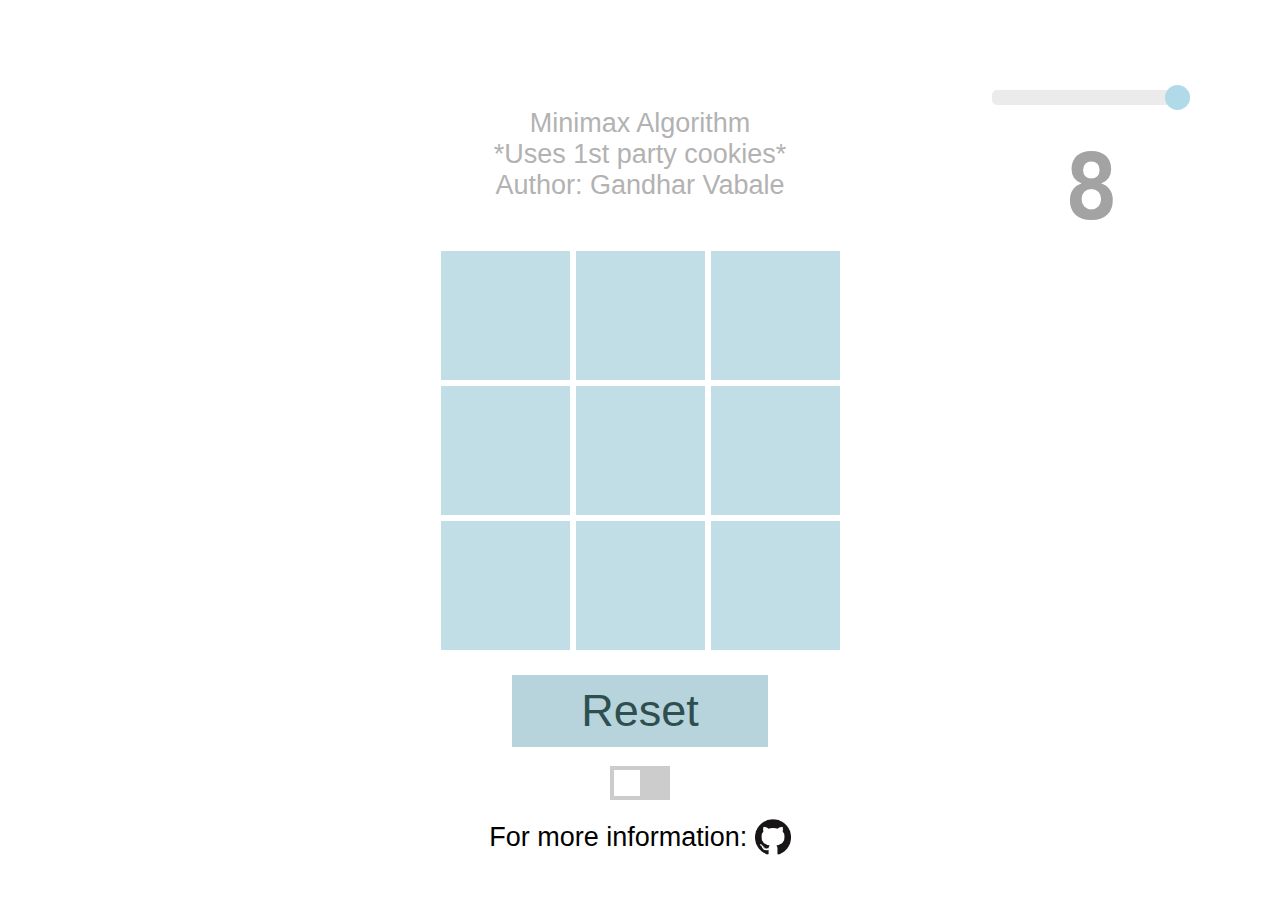
<file: index.html>
<!DOCTYPE html>
<html lang="en">
<head>
    <meta charset="UTF-8">
    <meta http-equiv="X-UA-Compatible" content="IE=edge">
    <meta name="viewport" content="width=device-width, initial-scale=1.0">
    <link rel="stylesheet" href="web_version/style.css">
    <script src="web_version/script.js"></script>
    <title> Tic Tac Toe</title>
</head>
<body onload="init()">
    <div id="credit">Minimax Algorithm<br>*Uses 1st party cookies*<br>Author: Gandhar Vabale</div>
    <div id="wrongMove">Wrong move</div>
    <input type="range" class="slider" id="difficultySlider" min="1" max="8" value="8" step="1" onchange="difficultyChange('difficultySlider')">
    <div id="difficultyDisplay"></div>
    <label class="switch">
        <input id="assistSwitch" type="checkbox" onchange="_assistSet('assistSwitch')">
        <span class="switchSlider"></span>
    </label>
    <div class="game">
        <div id="cell00" class="cell" onclick="clickedCell('cell00')"></div>
        <div id="cell01" class="cell" onclick="clickedCell('cell01')"></div>
        <div id="cell02" class="cell" onclick="clickedCell('cell02')"></div>
        <div id="cell10" class="cell" onclick="clickedCell('cell10')"></div>
        <div id="cell11" class="cell" onclick="clickedCell('cell11')"></div>
        <div id="cell12" class="cell" onclick="clickedCell('cell12')"></div>
        <div id="cell20" class="cell" onclick="clickedCell('cell20')"></div>
        <div id="cell21" class="cell" onclick="clickedCell('cell21')"></div>
        <div id="cell22" class="cell" onclick="clickedCell('cell22')"></div>
    </div>
    <button onclick="init()">Reset</button>
    <div id="reference">For more information: <a href="http://github.com/the-phinisher/tic-tac-toe"><img src="web_version/github.png" alt="Github"></a></div>
</body>
</html>
</file>
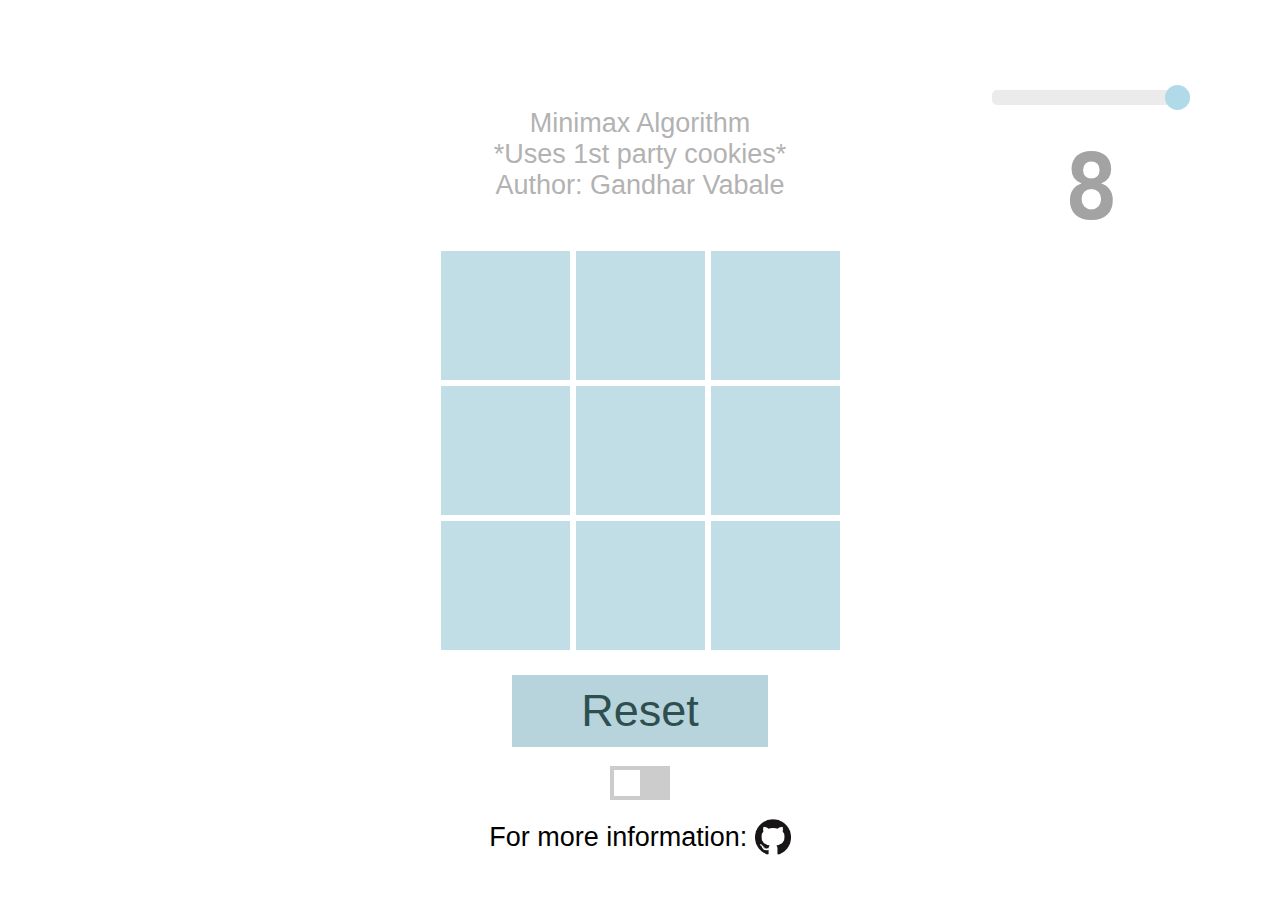
<file: web_version/index.html>
<!DOCTYPE html>
<html lang="en">
<head>
    <meta charset="UTF-8">
    <meta http-equiv="X-UA-Compatible" content="IE=edge">
    <meta name="viewport" content="width=device-width, initial-scale=1.0">
    <link rel="stylesheet" href="style.css">
    <script src="script.js"></script>
    <title> Tic Tac Toe</title>
</head>
<body onload="init()">
    <div id="credit">Minimax Algorithm<br>*Uses 1st party cookies*<br>Author: Gandhar Vabale</div>
    <div id="wrongMove">Wrong move</div>
    <input type="range" class="slider" id="difficultySlider" min="1" max="8" value="8" step="1" onchange="difficultyChange('difficultySlider')">
    <div id="difficultyDisplay"></div>
    <label class="switch">
        <input id="assistSwitch" type="checkbox" onchange="_assistSet('assistSwitch')">
        <span class="switchSlider"></span>
    </label>
    <div class="game">
        <div id="cell00" class="cell" onclick="clickedCell('cell00')"></div>
        <div id="cell01" class="cell" onclick="clickedCell('cell01')"></div>
        <div id="cell02" class="cell" onclick="clickedCell('cell02')"></div>
        <div id="cell10" class="cell" onclick="clickedCell('cell10')"></div>
        <div id="cell11" class="cell" onclick="clickedCell('cell11')"></div>
        <div id="cell12" class="cell" onclick="clickedCell('cell12')"></div>
        <div id="cell20" class="cell" onclick="clickedCell('cell20')"></div>
        <div id="cell21" class="cell" onclick="clickedCell('cell21')"></div>
        <div id="cell22" class="cell" onclick="clickedCell('cell22')"></div>
    </div>
    <button onclick="init()">Reset</button>
    <div id="reference">For more information: <a href="http://github.com/the-phinisher/tic-tac-toe"><img src="github.png" alt="Github"></a></div>
</body>
</html>
</file>
<file: web_version/style.css>
:root {
    --difficulty-right: var(--comp-right);
    --difficulty-top: var(--comp-top);
    --assist-left: 40vh;
}

* {
    margin: 0;
    padding: 0;
    box-sizing: border-box;
    user-select: none;
    -webkit-tap-highlight-color: transparent;
}

*::selection {
    background-color: rgba(255,255,255,0);
}

body {
    display: grid;
    width: 100vw;
    height: 100vh;
    place-items: center;
    background-color: white;
}

#credit {
    position:absolute;
    text-align: center;
    top: 12vh;
    font-size:3vh;
    font-family: 'Arial Narrow', Arial, sans-serif;
    color: rgb(179, 178, 178);
}

.game {
    background-color: rgb(193, 222, 231);
    display: grid;
    grid-template-columns: repeat(3, 15vh);
}

.game:hover {
    cursor: pointer;
}

.cell {
    display: grid;
    place-items: center;
    font-size: 13vh;
    color: darkslategray;
    width: 15vh;
    height: 15vh;
    border: 3px solid white;
    font-family:'Arial Narrow', Arial, sans-serif;
}

button {
    cursor: pointer;
    position: absolute;
    top: 75vh;
    color: darkslategray;
    width: 20vw;
    height: 8vh;
    font-size: min(5vh,7vw);
    border-radius: 0;
    border: none;
    background-color:rgb(183, 212, 221);
    font-family: 'Arial Narrow', Arial, sans-serif;
}

#reference {
    position: absolute;
    top: 90vh;
    font-size: 3vh;
    font-family: 'Arial Narrow', Arial, sans-serif;
}

a {
    text-decoration: none;
    color: #36373b;
}

img {
    width: 4vh;
    height: 4vh;
    transform: translateY(25%);
}

#wrongMove {
    opacity: 0;
    position: absolute;
    text-align: center;
    top: 21vh;
    height: 10vh;
    width: 30vw;
    font-size: 5vh;
    font-weight:bold;
    color: brown;
    font-family: 'Arial Narrow', Arial, sans-serif;
}

#difficultySlider {
    position: absolute;
    right: var(--difficulty-right);
    top: var(--difficulty-top);
}

.slider {
    appearance: none;
    -webkit-appearance: none;
    width: 22vh;
    height: 15px;
    border-radius: 5px;  
    background: #e3e3e3;
    outline: none;
    opacity: 0.7;
    -webkit-transition: .2s;
    transition: opacity .2s;
}
  
.slider::-webkit-slider-thumb {
    -webkit-appearance: none;
    appearance: none;
    width: 25px;
    height: 25px;
    border-radius: 50%; 
    background: rgb(143, 203, 221);
    cursor: pointer;
}
  
.slider::-moz-range-thumb {
    width: 25px;
    height: 25px;
    border-radius: 50%;
    background: rgb(143, 203, 221);
    cursor: pointer;
}

.slider:hover {
    opacity: 1;
}

#difficultyDisplay {
    position:absolute;
    right: calc(var(--difficulty-right) + 8vh);
    top: calc(var(--difficulty-top) + 5vh);
    font-family: monospace;
    font-size:10vh;
    font-weight: bolder;
    color:#a3a3a3;
}

.switch {
    position: absolute;
    display: inline-block;
    left: var(--assist-left);
    transform: translateY(-50%);
    top: 87vh;
    width: 60px;
    height: 34px;
  }
  
  /* Hide default HTML checkbox */
  .switch input {
    opacity: 0;
    width: 0;
    height: 0;
  }
  
  /* The slider */
  .switchSlider {
    position: absolute;
    cursor: pointer;
    top: 0;
    left: 0;
    right: 0;
    bottom: 0;
    background-color: #ccc;
    -webkit-transition: .4s;
    transition: .4s;
  }
  
  .switchSlider:before {
    position: absolute;
    content: "";
    height: 26px;
    width: 26px;
    left: 4px;
    bottom: 4px;
    background-color: white;
    -webkit-transition: .4s;
    transition: .4s;
  }
  
  input:checked + .switchSlider {
    background-color: #72e481;
  }
  
  input:focus + .switchSlider {
    box-shadow: 0 0 1px #2196F3;
  }
  
  input:checked + .switchSlider:before {
    -webkit-transform: translateX(26px);
    -ms-transform: translateX(26px);
    transform: translateX(26px);
  }
</file>
